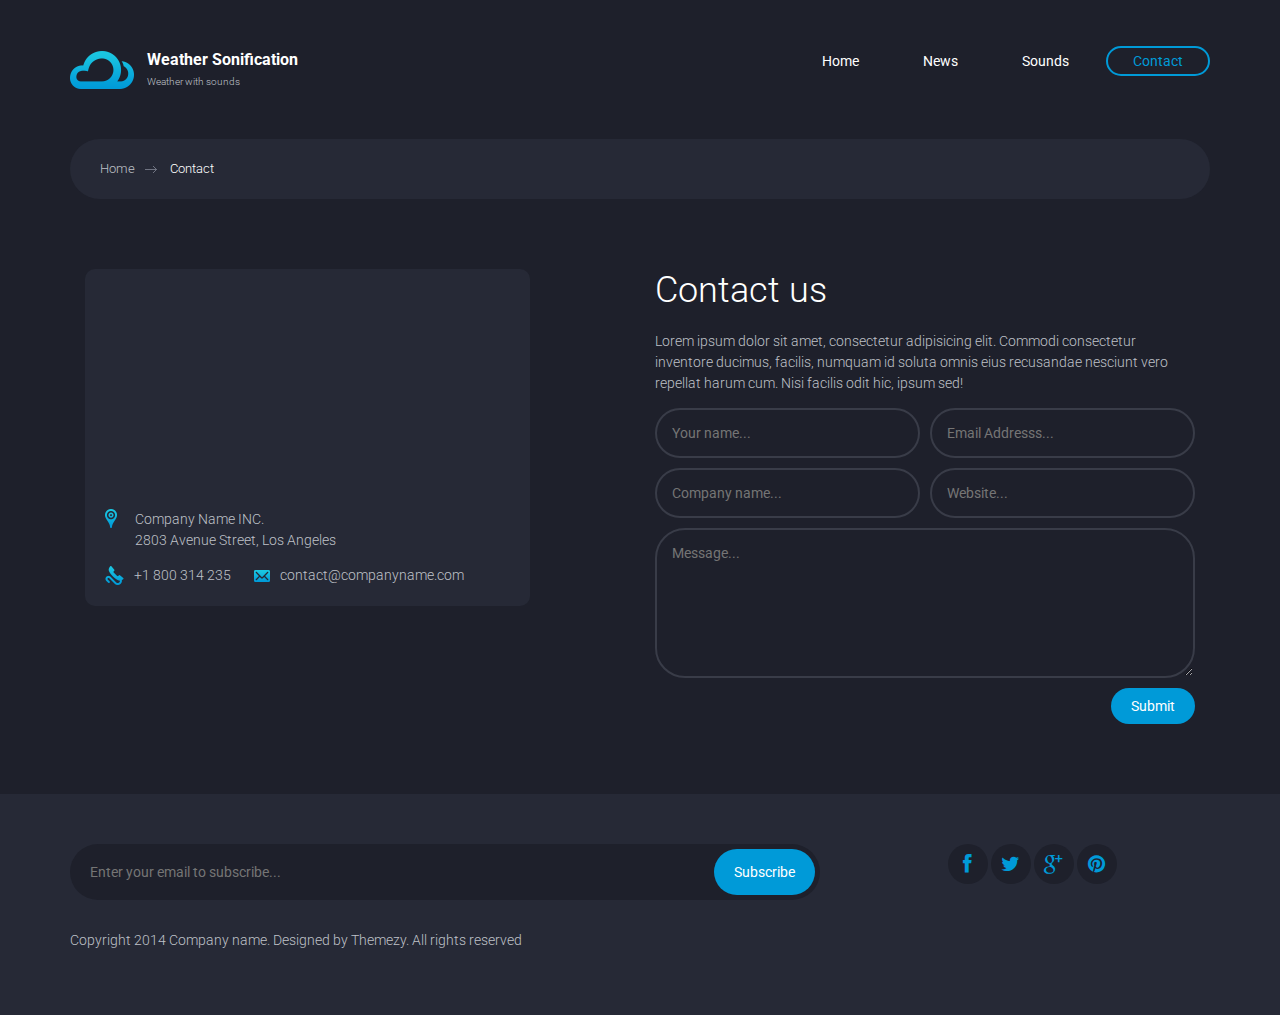
<file: contact.html>
<!DOCTYPE html>
<html lang="en">
	<head>
		<meta charset="UTF-8">
		<meta http-equiv="X-UA-Compatible" content="IE=edge">
		<meta name="viewport" content="width=device-width, initial-scale=1.0,maximum-scale=1">
		
		<title>Compass Starter by Ariona, Rian</title>

		<!-- Loading third party fonts -->
		<link href="http://fonts.googleapis.com/css?family=Roboto:300,400,700|" rel="stylesheet" type="text/css">
		<link href="fonts/font-awesome.min.css" rel="stylesheet" type="text/css">

		<!-- Loading main css file -->
		<link rel="stylesheet" href="style.css">
		
		<!--[if lt IE 9]>
		<script src="js/ie-support/html5.js"></script>
		<script src="js/ie-support/respond.js"></script>
		<![endif]-->

	</head>


	<body>
		
		<div class="site-content">
			<div class="site-header">
				<div class="container">
					<a href="index.html" class="branding">
						<img src="images/logo.png" alt="" class="logo">
						<div class="logo-type">
							<h1 class="site-title">Weather Sonification</h1>
							<small class="site-description">Weather with sounds</small>
						</div>
					</a>

					<!-- Default snippet for navigation -->
					<div class="main-navigation">
						<button type="button" class="menu-toggle"><i class="fa fa-bars"></i></button>
						<ul class="menu">
							<li class="menu-item"><a href="index.html">Home</a></li>
							<li class="menu-item"><a href="news.html">News</a></li>
							<li class="menu-item"><a href="sounds.html">Sounds</a></li>
							<li class="menu-item current-menu-item"><a href="contact.html">Contact</a></li>
						</ul> <!-- .menu -->
					</div> <!-- .main-navigation -->

					<div class="mobile-navigation"></div>

				</div>
			</div> <!-- .site-header -->

			<main class="main-content">
				<div class="container">
					<div class="breadcrumb">
						<a href="index.html">Home</a>
						<span>Contact</span>
					</div>
				</div>

				<div class="fullwidth-block">
					<div class="container">
						<div class="col-md-5">
							<div class="contact-details">
								<div class="map" data-latitude="-6.897789" data-longitude="107.621735"></div>
								<div class="contact-info">
									<address>
										<img src="images/icon-marker.png" alt="">
										<p>Company Name INC. <br>
										2803 Avenue Street, Los Angeles</p>
									</address>
									
									<a href="#"><img src="images/icon-phone.png" alt="">+1 800 314 235</a>
									<a href="#"><img src="images/icon-envelope.png" alt="">contact@companyname.com</a>
								</div>
							</div>
						</div>
						<div class="col-md-6 col-md-offset-1">
							<h2 class="section-title">Contact us</h2>
							<p>Lorem ipsum dolor sit amet, consectetur adipisicing elit. Commodi consectetur inventore ducimus, facilis, numquam id soluta omnis eius recusandae nesciunt vero repellat harum cum. Nisi facilis odit hic, ipsum sed!</p>
							<form action="#" class="contact-form">
								<div class="row">
									<div class="col-md-6"><input type="text" placeholder="Your name..."></div>
									<div class="col-md-6"><input type="text" placeholder="Email Addresss..."></div>
								</div>
								<div class="row">
									<div class="col-md-6"><input type="text" placeholder="Company name..."></div>
									<div class="col-md-6"><input type="text" placeholder="Website..."></div>
								</div>
								<textarea name="" placeholder="Message..."></textarea>
								<div class="text-right">
									<input type="submit" placeholder="Send message">
								</div>
							</form>

						</div>
					</div>
				</div>
				
			</main> <!-- .main-content -->

			<footer class="site-footer">
				<div class="container">
					<div class="row">
						<div class="col-md-8">
							<form action="#" class="subscribe-form">
								<input type="text" placeholder="Enter your email to subscribe...">
								<input type="submit" value="Subscribe">
							</form>
						</div>
						<div class="col-md-3 col-md-offset-1">
							<div class="social-links">
								<a href="#"><i class="fa fa-facebook"></i></a>
								<a href="#"><i class="fa fa-twitter"></i></a>
								<a href="#"><i class="fa fa-google-plus"></i></a>
								<a href="#"><i class="fa fa-pinterest"></i></a>
							</div>
						</div>
					</div>

					<p class="colophon">Copyright 2014 Company name. Designed by Themezy. All rights reserved</p>
				</div>
			</footer> <!-- .site-footer -->
		</div>
		
		<script src="js/jquery-1.11.1.min.js"></script>
		<script type="text/javascript" src="http://maps.google.com/maps/api/js?sensor=false&amp;language=en"></script>
		<script src="js/plugins.js"></script>
		<script src="js/app.js"></script>
		
	</body>

</html>
</file>
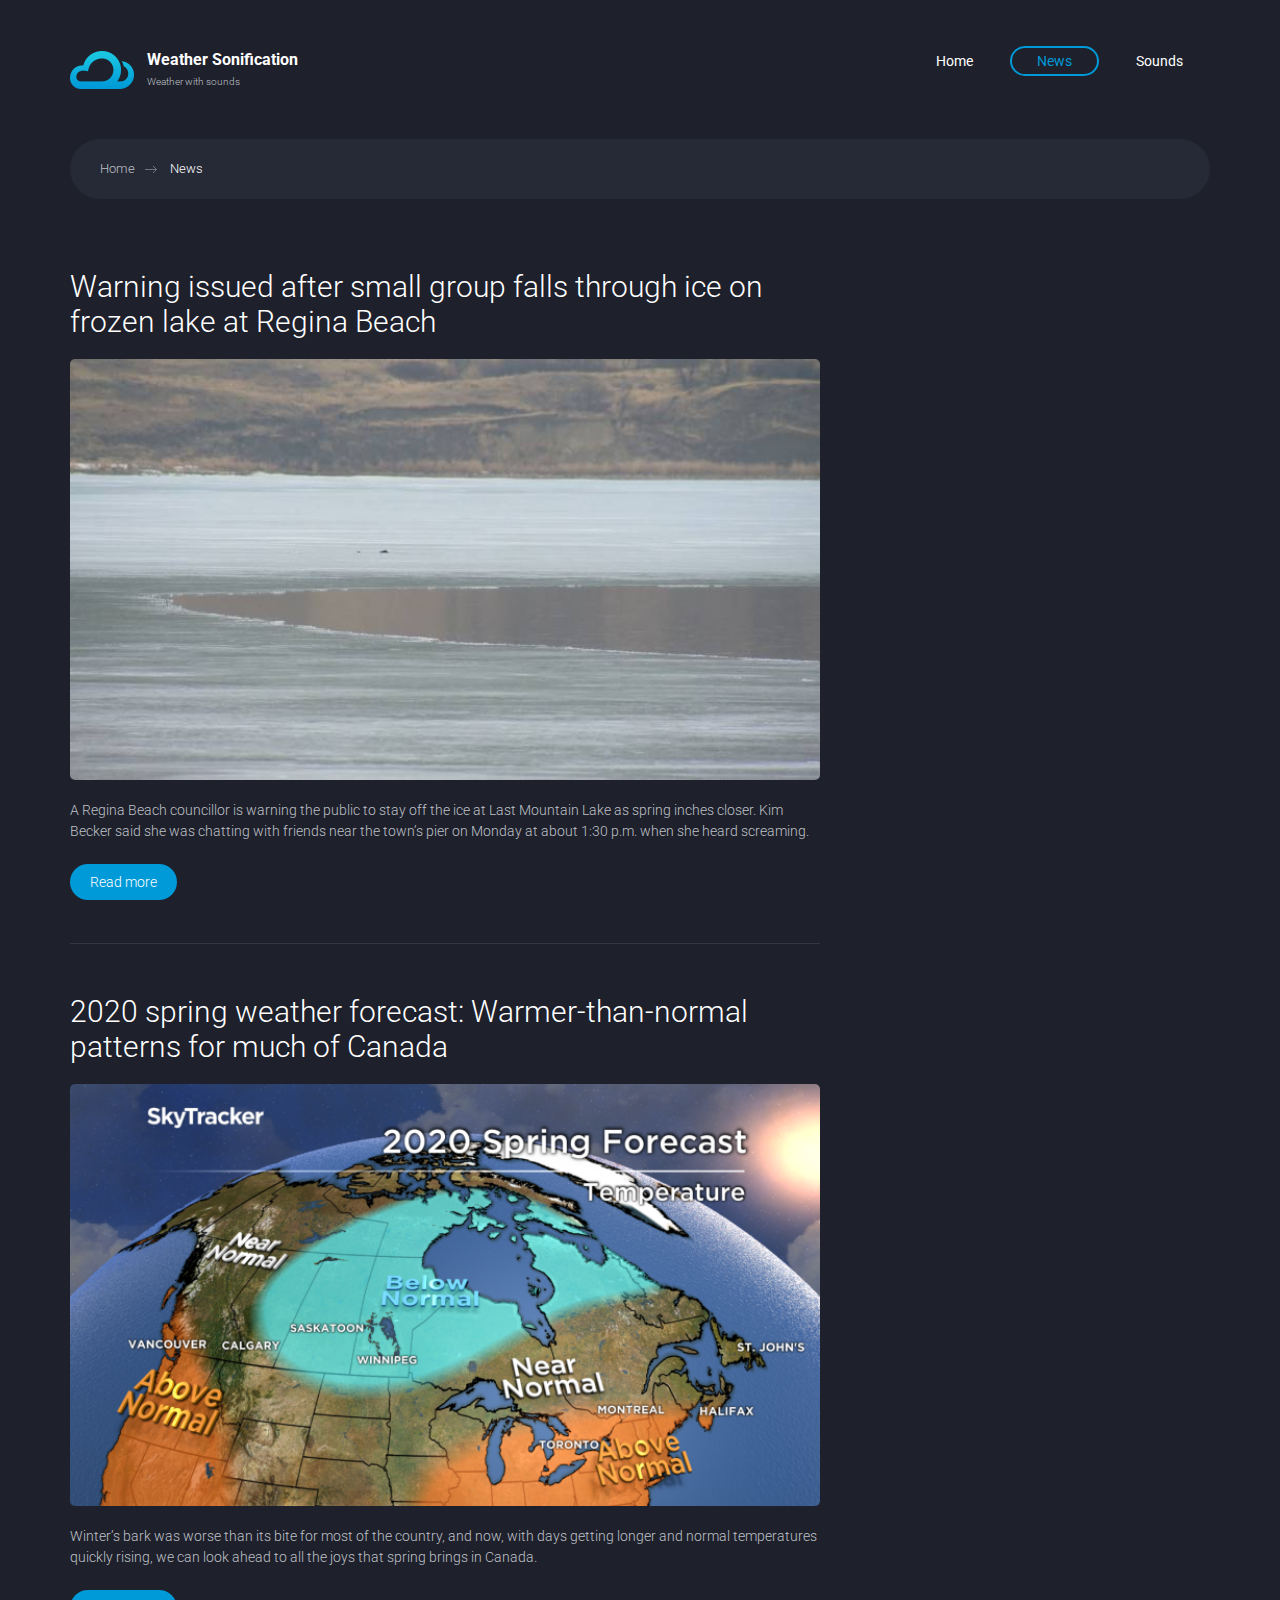
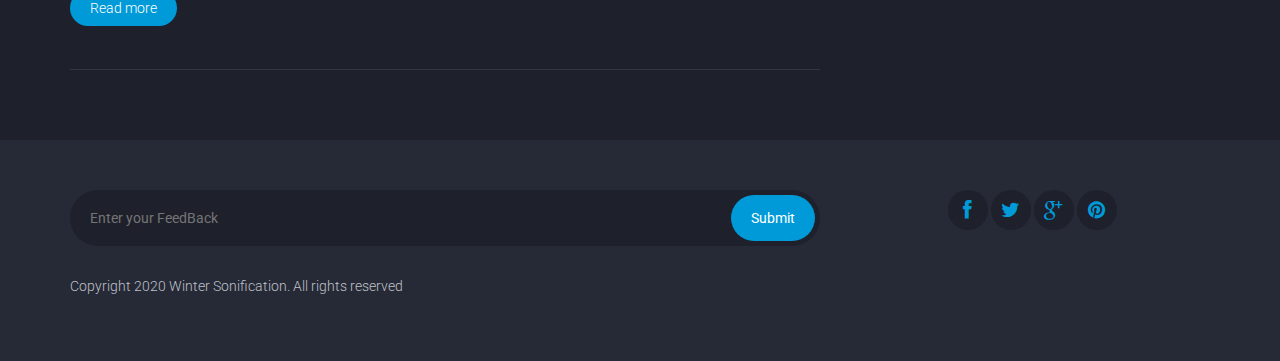
<file: news.html>
<!DOCTYPE html>
<html lang="en">
	<head>
		<meta charset="UTF-8">
		<meta http-equiv="X-UA-Compatible" content="IE=edge">
		<meta name="viewport" content="width=device-width, initial-scale=1.0,maximum-scale=1">
		
		<title>Compass Starter by Ariona, Rian</title>

		<!-- Loading third party fonts -->
		<link href="http://fonts.googleapis.com/css?family=Roboto:300,400,700|" rel="stylesheet" type="text/css">
		<link href="fonts/font-awesome.min.css" rel="stylesheet" type="text/css">

		<!-- Loading main css file -->
		<link rel="stylesheet" href="style.css">
		
		<!--[if lt IE 9]>
		<script src="js/ie-support/html5.js"></script>
		<script src="js/ie-support/respond.js"></script>
		<![endif]-->

	</head>


	<body>
		
		<div class="site-content">
			<div class="site-header">
				<div class="container">
					<a href="index.html" class="branding">
						<img src="images/logo.png" alt="" class="logo">
						<div class="logo-type">
							<h1 class="site-title">Weather Sonification</h1>
							<small class="site-description">Weather with sounds</small>
						</div>
					</a>

					<!-- Default snippet for navigation -->
					<div class="main-navigation">
						<button type="button" class="menu-toggle"><i class="fa fa-bars"></i></button>
						<ul class="menu">
							<li class="menu-item"><a href="index.html">Home</a></li>
							<li class="menu-item current-menu-item"><a href="news.html">News</a></li>
							<li class="menu-item"><a href="sounds.html">Sounds</a></li>
							
						</ul> <!-- .menu -->
					</div> <!-- .main-navigation -->

					<div class="mobile-navigation"></div>

				</div>
			</div> <!-- .site-header -->

			<main class="main-content">
				<div class="container">
					<div class="breadcrumb">
						<a href="index.html">Home</a>
						<span>News</span>
					</div>
				</div>
				

				<div class="fullwidth-block">
					<div class="container">
						<div class="row">
							<div class="content col-md-8">
								<div class="post">
									<h2 class="entry-title">Warning issued after small group falls through ice on frozen lake at Regina Beach</h2>
									<div class="featured-image"><img src="images/news/img3.jpg" alt=""></div>
									<p>
										A Regina Beach councillor is warning the public to stay off the ice at Last Mountain Lake as spring inches closer.

										Kim Becker said she was chatting with friends near the town’s pier on Monday at about 1:30 p.m. when she heard screaming.
									</p>
									<a href="single.html" class="button">Read more</a>
								</div>

								<div class="post">
									<h2 class="entry-title">2020 spring weather forecast: Warmer-than-normal patterns for much of Canada</h2>
									<div class="featured-image"><img src="images/news/img2.png" alt=""></div>
									<p>

										Winter’s bark was worse than its bite for most of the country,
										and now, with days getting longer and normal temperatures 
										quickly rising, we can look ahead to all the joys that spring 
										brings in Canada.



									</p>
									<a href="single1.html" class="button">Read more</a>
								</div>

							</div>
						
						</div>
					</div>
				</div>
			</main> <!-- .main-content -->

			<footer class="site-footer">
				<div class="container">
					<div class="row">
						<div class="col-md-8">
							<form action="#" class="subscribe-form">
								<input type="text" placeholder="Enter your FeedBack">
								<input type="submit" value="Submit">
							</form>
						</div>
						<div class="col-md-3 col-md-offset-1">
							<div class="social-links">
								<a href="#"><i class="fa fa-facebook"></i></a>
								<a href="#"><i class="fa fa-twitter"></i></a>
								<a href="#"><i class="fa fa-google-plus"></i></a>
								<a href="#"><i class="fa fa-pinterest"></i></a>
							</div>
						</div>
					</div>

					<p class="colophon">Copyright 2020 Winter Sonification. All rights reserved</p>
				</div>
			</footer> <!-- .site-footer -->
		</div>
		
		<script src="js/jquery-1.11.1.min.js"></script>
		<script src="js/plugins.js"></script>
		<script src="js/app.js"></script>
		
	</body>

</html>
</file>
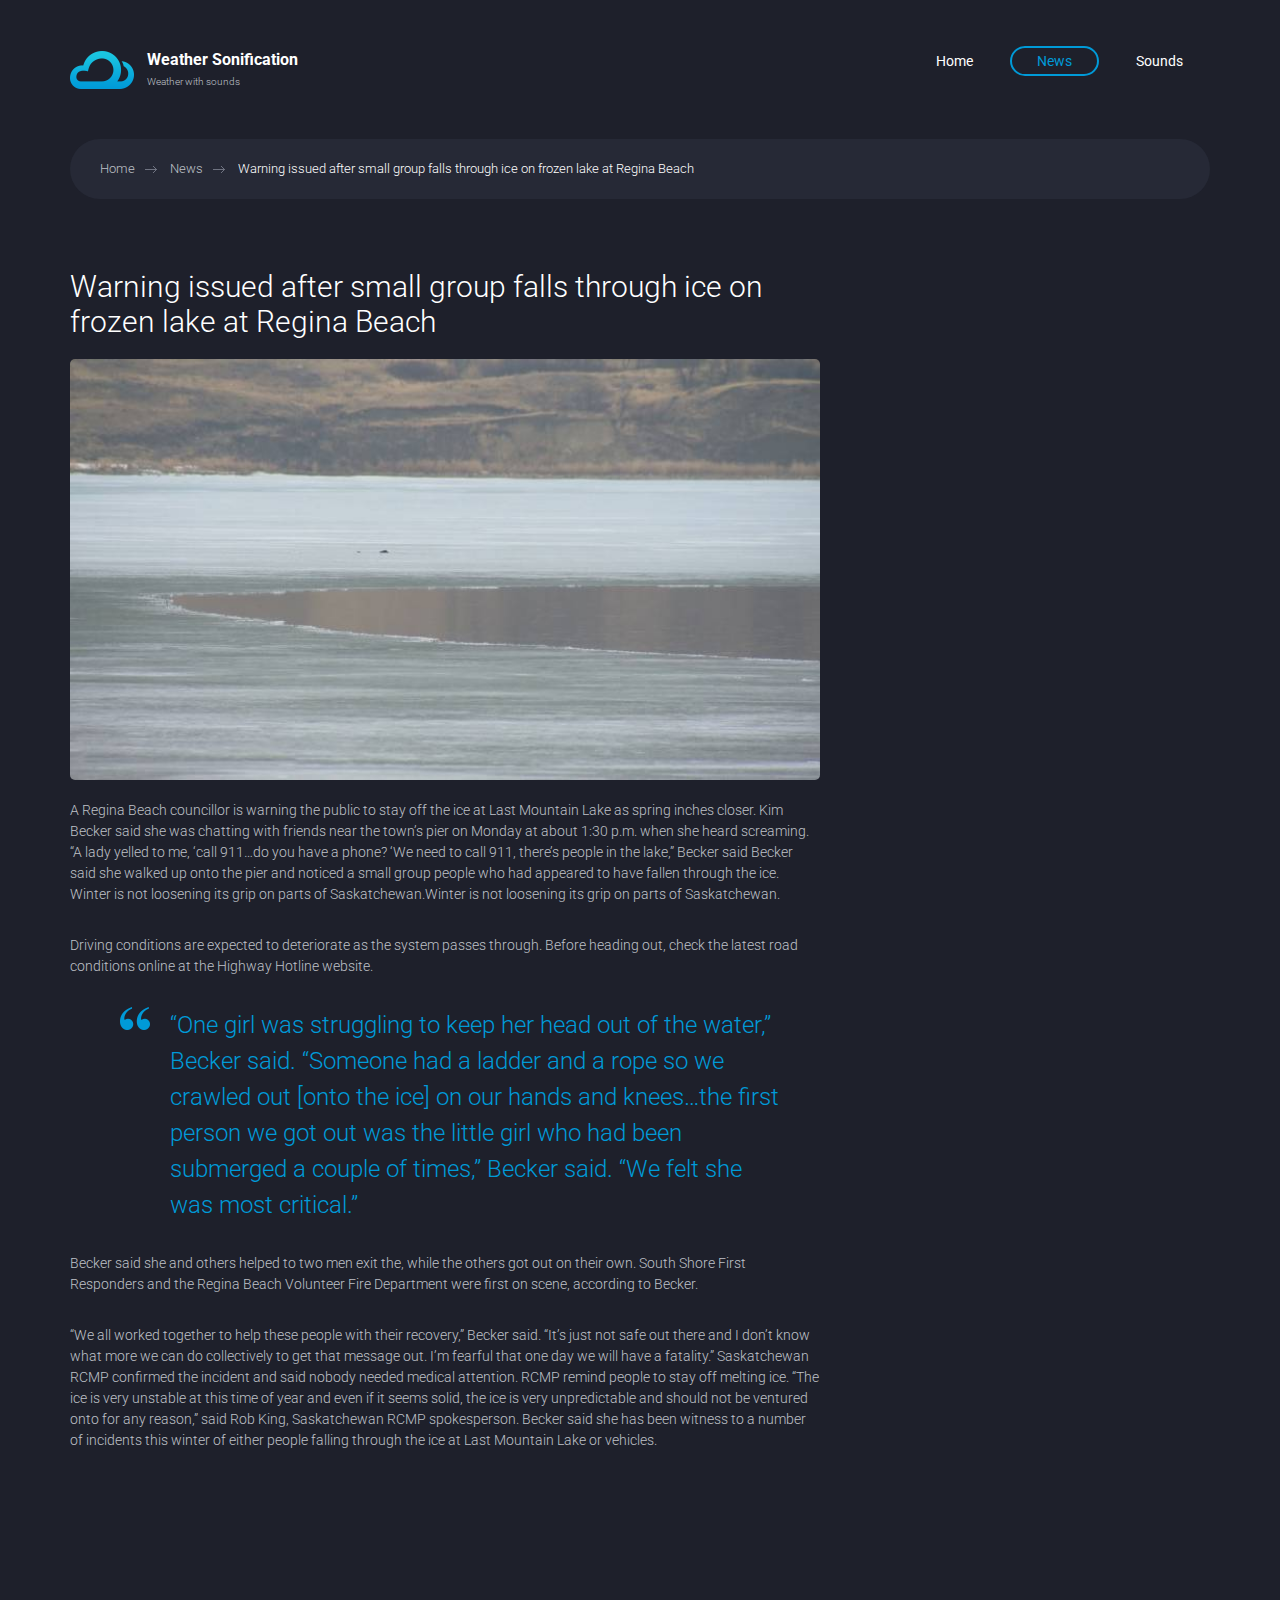
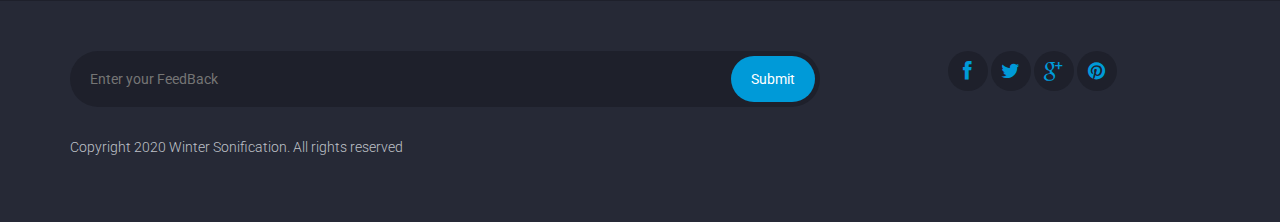
<file: single.html>
<!DOCTYPE html>
<html lang="en">
	<head>
		<meta charset="UTF-8">
		<meta http-equiv="X-UA-Compatible" content="IE=edge">
		<meta name="viewport" content="width=device-width, initial-scale=1.0,maximum-scale=1">
		
		<title>Compass Starter by Ariona, Rian</title>

		<!-- Loading third party fonts -->
		<link href="http://fonts.googleapis.com/css?family=Roboto:300,400,700|" rel="stylesheet" type="text/css">
		<link href="fonts/font-awesome.min.css" rel="stylesheet" type="text/css">

		<!-- Loading main css file -->
		<link rel="stylesheet" href="style.css">
		
		<!--[if lt IE 9]>
		<script src="js/ie-support/html5.js"></script>
		<script src="js/ie-support/respond.js"></script>
		<![endif]-->

	</head>


	<body>
		
		<div class="site-content">
			<div class="site-header">
				<div class="container">
					<a href="index.html" class="branding">
						<img src="images/logo.png" alt="" class="logo">
						<div class="logo-type">
							<h1 class="site-title">Weather Sonification</h1>
							<small class="site-description">Weather with sounds</small>
						</div>
					</a>

					<!-- Default snippet for navigation -->
					<div class="main-navigation">
						<button type="button" class="menu-toggle"><i class="fa fa-bars"></i></button>
						<ul class="menu">
							<li class="menu-item"><a href="index.html">Home</a></li>
							<li class="menu-item current-menu-item"><a href="news.html">News</a></li>
							<li class="menu-item"><a href="sounds.html">Sounds</a></li>
							
						</ul> <!-- .menu -->
					</div> <!-- .main-navigation -->

					<div class="mobile-navigation"></div>

				</div>
			</div> <!-- .site-header -->

			<main class="main-content">
				<div class="container">
					<div class="breadcrumb">
						<a href="index.html">Home</a>
						<a href="news.html">News</a>
						<span>Warning issued after small group falls through ice on frozen lake at Regina Beach</span>
					</div>
				</div>
				

				<div class="fullwidth-block">
					<div class="container">
						<div class="row">
							<div class="content col-md-8">
								<div class="post single">
									<h2 class="entry-title">Warning issued after small group falls through ice on frozen lake at Regina Beach</h2>
									<div class="featured-image"><img src="images/news/img3.jpg" alt=""></div>
									
									<div class="entry-content">
										<p>A Regina Beach councillor is warning the public to stay off the ice at Last Mountain Lake as spring inches closer.

											Kim Becker said she was chatting with friends near the town’s pier on Monday at about 1:30 p.m. when she heard screaming.
											
											“A lady yelled to me, ‘call 911…do you have a phone? ‘We need to call 911, there’s people in the lake,” Becker said
											Becker said she walked up onto the pier and noticed a small group people who had appeared to have fallen through the ice.
											Winter is not loosening its grip on parts of Saskatchewan.Winter is not
											loosening its grip on parts of Saskatchewan.</p>

										<p>
											Driving conditions are expected to deteriorate as the system passes through.
											 Before heading out, check the latest road conditions online at 
											 the Highway Hotline website.

										</p>

										<blockquote>
											<p>“One girl was struggling to keep her head out of the water,” Becker said. 
											“Someone had a ladder and a rope so we crawled out [onto the ice] on our hands 
											and knees…the first person we got out was the little girl who had been 
											submerged a couple of times,” Becker said. “We felt she was most critical.”

											</p>
										</blockquote>

										<p>
											Becker said she and others helped to two men exit the, while the others got out on their own.

											South Shore First Responders and the Regina Beach Volunteer Fire Department were first on scene, according to Becker.


										</p>

										“We all worked together to help these people with their recovery,” Becker said.

										“It’s just not safe out there and I don’t know what more we can do collectively to get that message out. I’m fearful that one day we will have a fatality.”

										Saskatchewan RCMP confirmed the incident and said nobody needed medical attention.

										RCMP remind people to stay off melting ice.

										“The ice is very unstable at this time of year and even if it seems solid, the ice is very unpredictable and should not be ventured onto for any reason,” said Rob King, Saskatchewan RCMP spokesperson.

										Becker said she has been witness to a number of incidents this winter of either people falling through the ice at Last Mountain Lake or vehicles.

										<p>
											

										</p>
									</div>

								</div>

							</div>
							
						</div>
					</div>
				</div>
			</main> <!-- .main-content -->

			<footer class="site-footer">
				<div class="container">
					<div class="row">
						<div class="col-md-8">
							<form action="#" class="subscribe-form">
								<input type="text" placeholder="Enter your FeedBack">
								<input type="submit" value="Submit">
							</form>
						</div>
						<div class="col-md-3 col-md-offset-1">
							<div class="social-links">
								<a href="#"><i class="fa fa-facebook"></i></a>
								<a href="#"><i class="fa fa-twitter"></i></a>
								<a href="#"><i class="fa fa-google-plus"></i></a>
								<a href="#"><i class="fa fa-pinterest"></i></a>
							</div>
						</div>
					</div>

					<p class="colophon">Copyright 2020 Winter Sonification. All rights reserved</p>
				</div>
			</footer> <!-- .site-footer -->
		</div>
		
		<script src="js/jquery-1.11.1.min.js"></script>
		<script src="js/plugins.js"></script>
		<script src="js/app.js"></script>
		
	</body>

</html>
</file>
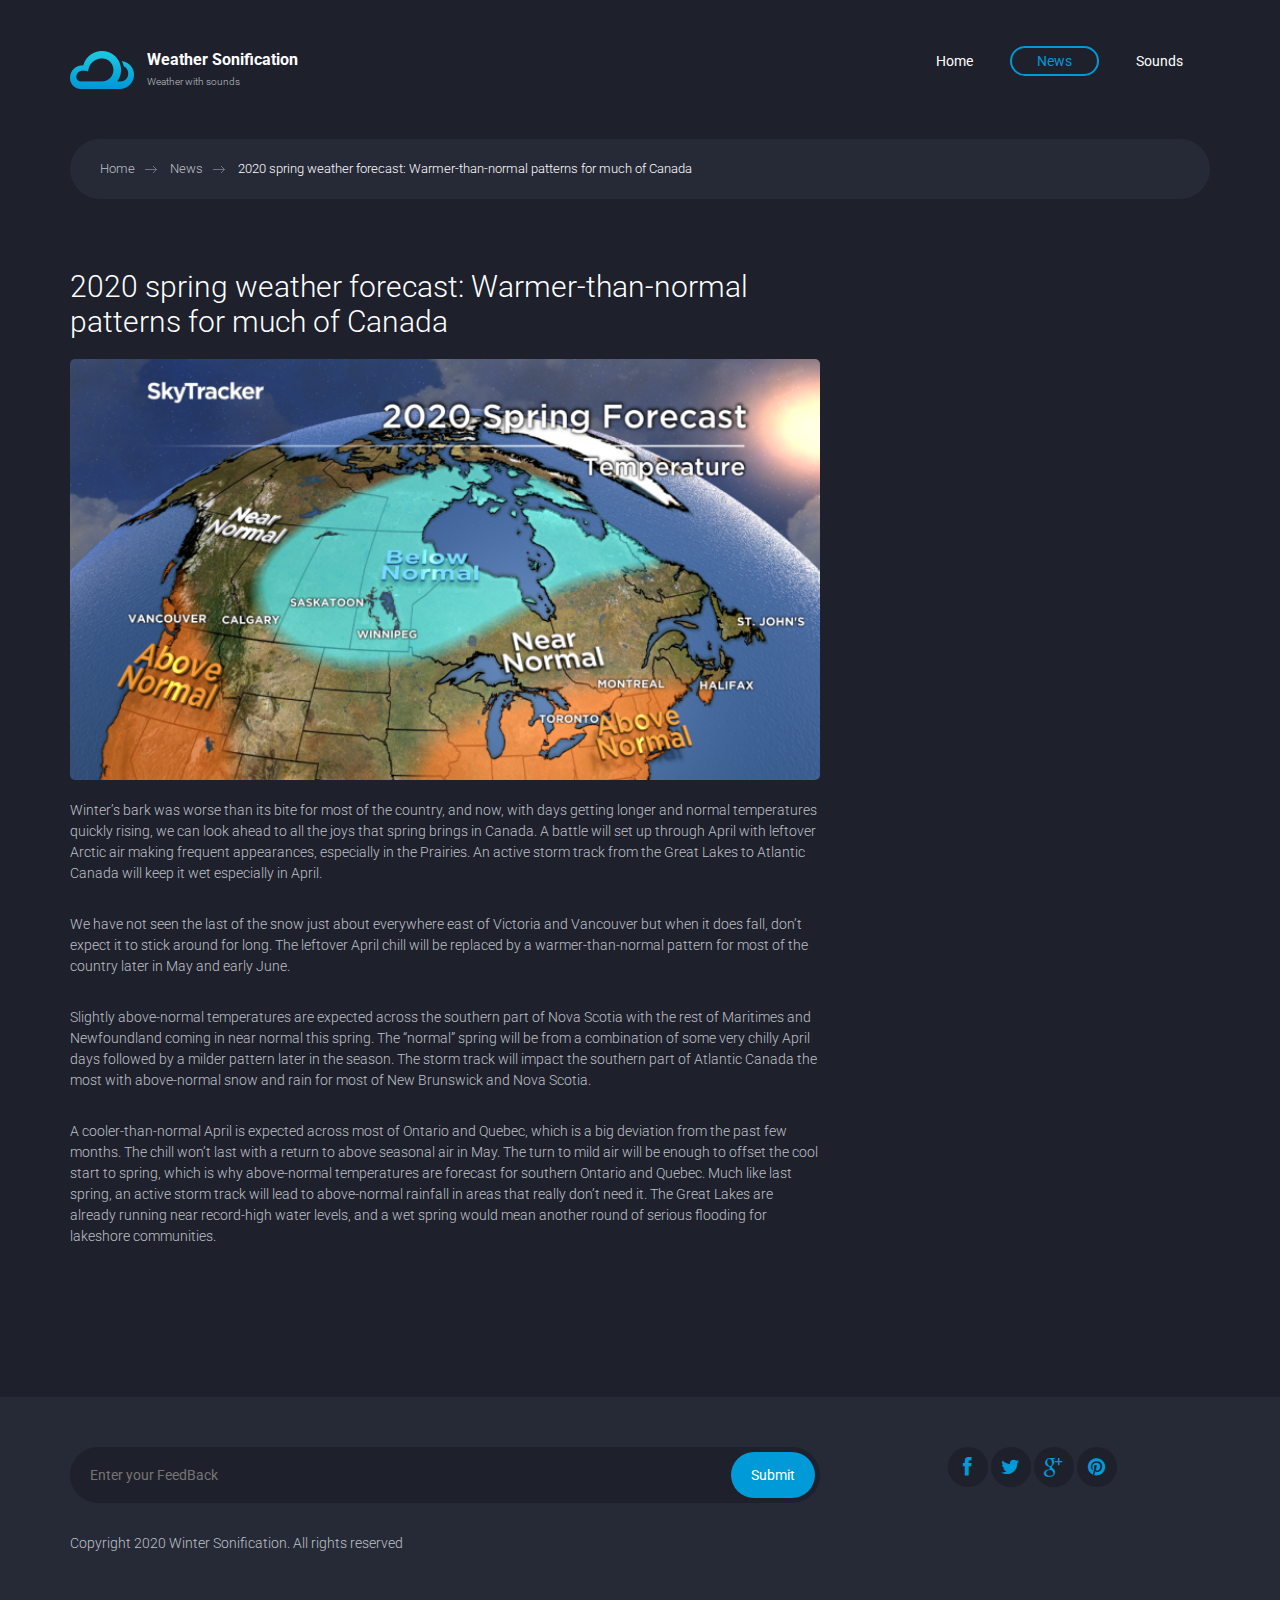
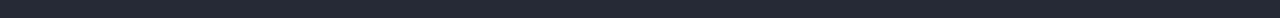
<file: single1.html>
<!DOCTYPE html>
<html lang="en">
	<head>
		<meta charset="UTF-8">
		<meta http-equiv="X-UA-Compatible" content="IE=edge">
		<meta name="viewport" content="width=device-width, initial-scale=1.0,maximum-scale=1">
		
		<title>Compass Starter by Ariona, Rian</title>

		<!-- Loading third party fonts -->
		<link href="http://fonts.googleapis.com/css?family=Roboto:300,400,700|" rel="stylesheet" type="text/css">
		<link href="fonts/font-awesome.min.css" rel="stylesheet" type="text/css">

		<!-- Loading main css file -->
		<link rel="stylesheet" href="style.css">
		
		<!--[if lt IE 9]>
		<script src="js/ie-support/html5.js"></script>
		<script src="js/ie-support/respond.js"></script>
		<![endif]-->

	</head>


	<body>
		
		<div class="site-content">
			<div class="site-header">
				<div class="container">
					<a href="index.html" class="branding">
						<img src="images/logo.png" alt="" class="logo">
						<div class="logo-type">
							<h1 class="site-title">Weather Sonification</h1>
							<small class="site-description">Weather with sounds</small>
						</div>
					</a>

					<!-- Default snippet for navigation -->
					<div class="main-navigation">
						<button type="button" class="menu-toggle"><i class="fa fa-bars"></i></button>
						<ul class="menu">
							<li class="menu-item"><a href="index.html">Home</a></li>
							<li class="menu-item current-menu-item"><a href="news.html">News</a></li>
							<li class="menu-item"><a href="sounds.html">Sounds</a></li>
							
						</ul> <!-- .menu -->
					</div> <!-- .main-navigation -->

					<div class="mobile-navigation"></div>

				</div>
			</div> <!-- .site-header -->

			<main class="main-content">
				<div class="container">
					<div class="breadcrumb">
						<a href="index.html">Home</a>
						<a href="news.html">News</a>
						<span>2020 spring weather forecast: Warmer-than-normal patterns for much of Canada</span>
					</div>
				</div>
				

				<div class="fullwidth-block">
					<div class="container">
						<div class="row">
							<div class="content col-md-8">
								<div class="post single">
									<h2 class="entry-title">2020 spring weather forecast: Warmer-than-normal patterns for much of Canada</h2>
									<div class="featured-image"><img src="images/news/img2.png" alt=""></div>
									
									<div class="entry-content">
										<p>
											Winter’s bark was worse than its bite for most of the country, and now, with days getting longer and normal temperatures quickly rising, we can look ahead to all the joys that spring brings in Canada.

											A battle will set up through April with leftover Arctic air making frequent appearances, especially in the Prairies. An active storm track from the Great Lakes to Atlantic Canada will keep it wet especially in April.

										<p>
											We have not seen the last of the snow just about everywhere east of Victoria and Vancouver but when it does fall, don’t expect it to stick around for long.

											The leftover April chill will be replaced by a warmer-than-normal pattern for most of the country later in May and early June.
										</p>


										<p>
											Slightly above-normal temperatures are expected across the southern part of Nova Scotia with the rest of Maritimes and Newfoundland coming in near normal this spring.

											The “normal” spring will be from a combination of some very chilly April days followed by a milder pattern later in the season.

											The storm track will impact the southern part of Atlantic Canada the most with above-normal snow and rain for most of New Brunswick and Nova Scotia.

										</p>

										
										<p>
											A cooler-than-normal April is expected across most of Ontario and Quebec, which is a big deviation from the past few months.

											The chill won’t last with a return to above seasonal air in May. The turn to mild air will be enough to offset the cool start to spring, which is why above-normal temperatures are forecast for southern Ontario and Quebec.

Much like last spring, an active storm track will lead to above-normal rainfall in areas that really don’t need it.

The Great Lakes are already running near record-high water levels, and a wet spring would mean another round of serious flooding for lakeshore communities.

										</p>
									</div>

								</div>

							</div>
							
						</div>
					</div>
				</div>
			</main> <!-- .main-content -->

			<footer class="site-footer">
				<div class="container">
					<div class="row">
						<div class="col-md-8">
							<form action="#" class="subscribe-form">
								<input type="text" placeholder="Enter your FeedBack">
								<input type="submit" value="Submit">
							</form>
						</div>
						<div class="col-md-3 col-md-offset-1">
							<div class="social-links">
								<a href="#"><i class="fa fa-facebook"></i></a>
								<a href="#"><i class="fa fa-twitter"></i></a>
								<a href="#"><i class="fa fa-google-plus"></i></a>
								<a href="#"><i class="fa fa-pinterest"></i></a>
							</div>
						</div>
					</div>

					<p class="colophon">Copyright 2020 Winter Sonification. All rights reserved</p>
				</div>
			</footer> <!-- .site-footer -->
		</div>
		
		<script src="js/jquery-1.11.1.min.js"></script>
		<script src="js/plugins.js"></script>
		<script src="js/app.js"></script>
		
	</body>

</html>
</file>
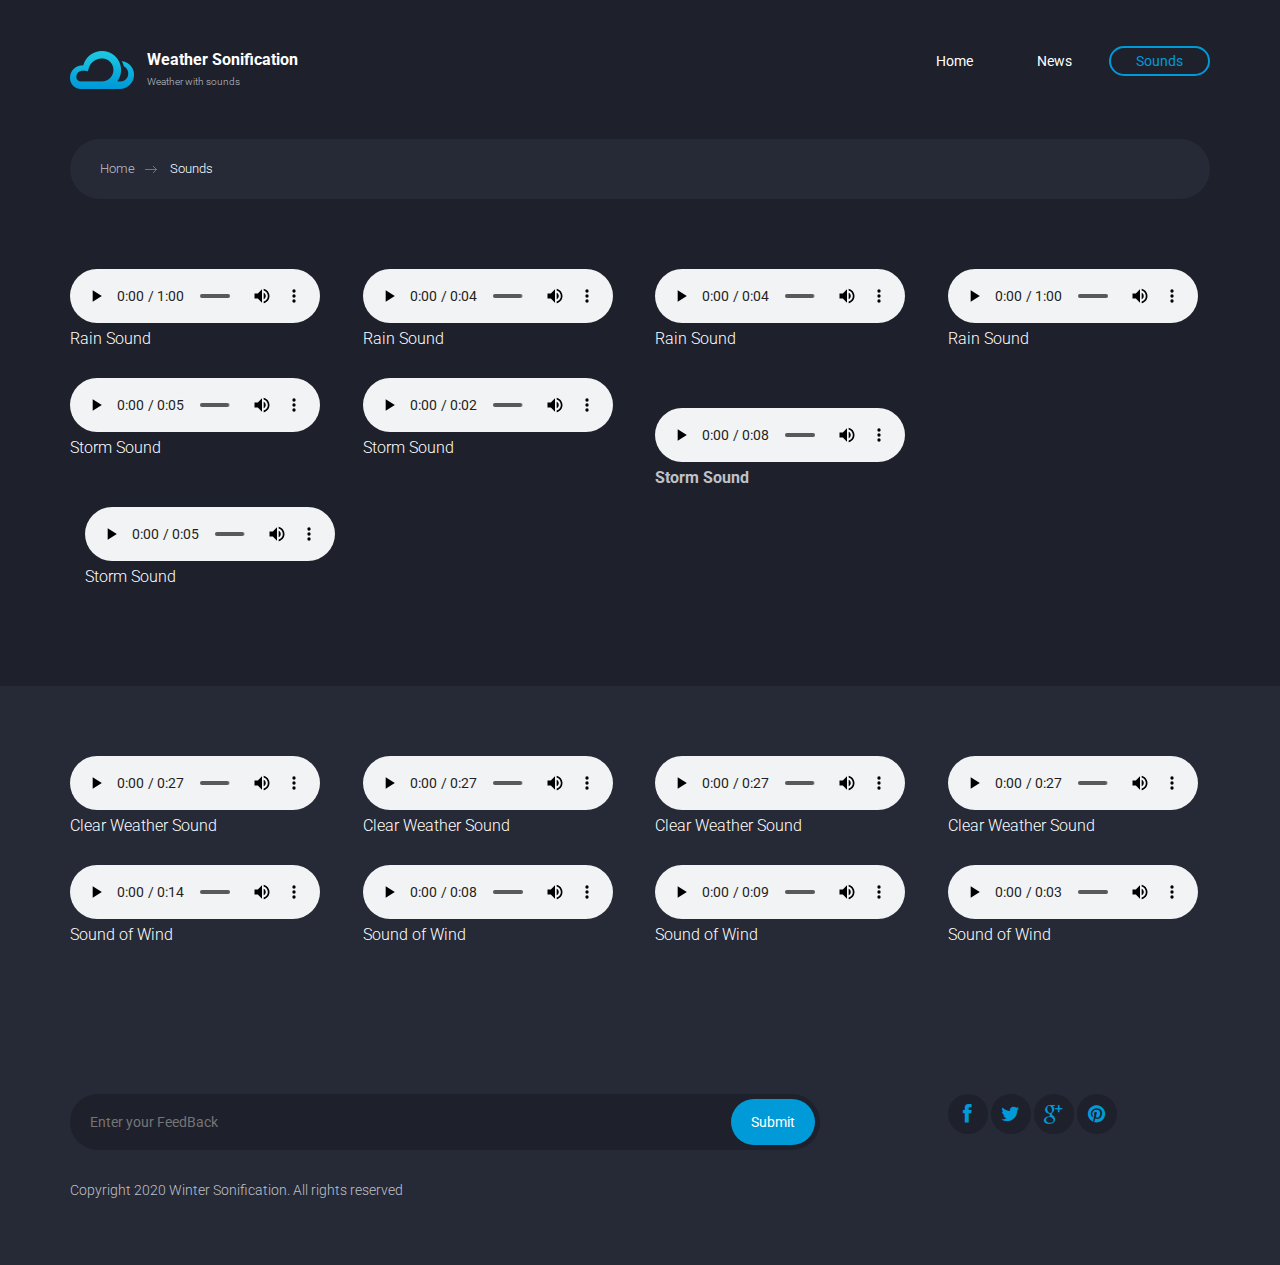
<file: sounds.html>
<!DOCTYPE html>
<html lang="en">
	<head>
		<meta charset="UTF-8">
		<meta http-equiv="X-UA-Compatible" content="IE=edge">
		<meta name="viewport" content="width=device-width, initial-scale=1.0,maximum-scale=1">
		
		<title>Compass Starter by Ariona, Rian</title>

		<!-- Loading third party fonts -->
		<link href="http://fonts.googleapis.com/css?family=Roboto:300,400,700|" rel="stylesheet" type="text/css">
		<link href="fonts/font-awesome.min.css" rel="stylesheet" type="text/css">

		<!-- Loading main css file -->
		<link rel="stylesheet" href="style.css">
		
		<!--[if lt IE 9]>
		<script src="js/ie-support/html5.js"></script>
		<script src="js/ie-support/respond.js"></script>
		<![endif]-->

	</head>


	<body>
		
		<div class="site-content">
			<div class="site-header">
				<div class="container">
					<a href="index.html" class="branding">
						<img src="images/logo.png" alt="" class="logo">
						<div class="logo-type">
							<h1 class="site-title">Weather Sonification</h1>
							<small class="site-description">Weather with sounds</small>
						</div>
					</a>

					<!-- Default snippet for navigation -->
					<div class="main-navigation">
						<button type="button" class="menu-toggle"><i class="fa fa-bars"></i></button>
						<ul class="menu">
							<li class="menu-item"><a href="index.html">Home</a></li>
							<li class="menu-item"><a href="news.html">News</a></li>
							<li class="menu-item current-menu-item"><a href="sounds.html">Sounds</a></li>
							
						</ul> <!-- .menu -->
					</div> <!-- .main-navigation -->

					<div class="mobile-navigation"></div>

				</div>
			</div> <!-- .site-header -->

			<main class="main-content">
				<div class="container">
					<div class="breadcrumb">
						<a href="index.html">Home</a>
						<span>Sounds</span>
					</div>
				</div>

				<div class="fullwidth-block">
					<div class="container">
						
						<div class="row">
							<div class="col-md-3 col-sm-6">
								<div class="live-camera">

									<audio controls autoplay preload="" style="width: 250px;">
										
										<source src="audio/Rain.mp3" type="audio/mpeg">
									
									</audio>
									<h3 class="location">Rain Sound</h3>
									
								</div>
							</div>
							<div class="col-md-3 col-sm-6">
								<div class="live-camera">
									<audio controls autoplay preload="" style="width: 250px;">
										
										<source src="audio/rain1.mp3" type="audio/mpeg">
									
									</audio>
									<h3 class="location">Rain Sound</h3>
									
								</div>
							</div>
							<div class="col-md-3 col-sm-6">
								<div class="live-camera">
									
										<audio controls autoplay preload="" style="width: 250px;">
										
											<source src="audio/rain2.mp3" type="audio/mpeg">
										
										</audio>
									
									
									
									<h3 class="location">Rain Sound</h3>
									
								</div>
							</div>
							<div class="col-md-3 col-sm-6">
								<div class="live-camera">
									<audio controls autoplay preload="" style="width: 250px;">
										
										<source src="audio/Rain.mp3" type="audio/mpeg">
									
									</audio>
							

									<h3 class="location">Rain Sound</h3>
								
								</div>
							</div>
							<div class="col-md-3 col-sm-6">
								<div class="live-camera">
									<audio controls autoplay preload="" style="width: 250px;">
										
										<source src="audio/Storm.mp3" type="audio/mpeg">
									
									</audio>
							

									<h3 class="location">Storm Sound</h3>
								
								</div>
							</div>

							<div class="col-md-3 col-sm-6">
								<div class="live-camera">
									<audio controls autoplay preload="" style="width: 250px;">
										
										<source src="audio/storm1.mp3" type="audio/mpeg">
									
									</audio>
							

									<h3 class="location">Storm Sound</h3>
								
								</div>
							</div>
							<div class="col-md-3 col-sm-6">
								<div class="live-camera"></div>
									<audio controls autoplay preload="" style="width: 250px;">
										
										<source src="audio/storm2.mp3" type="audio/mpeg">
									
									</audio>
							

									<h3 class="location">Storm Sound</h3>
								
								</div>
							</div>

							<div class="col-md-3 col-sm-6">
								<div class="live-camera">
									<audio controls autoplay preload="" style="width: 250px;">
										
										<source src="audio/Storm.mp3" type="audio/mpeg">
									
									</audio>
							

									<h3 class="location">Storm Sound</h3>
								
								</div>
							</div>

							

							
							
							

						</div>
					
					</div>
					<div class="fullwidth-block" data-bg-color="#262936">
						<div class="container">
							<div class="row">
							
								<div class="col-md-3 col-sm-6">
									<div class="live-camera">
										<audio controls autoplay preload="auto" style="width: 250px;">
											
											<source src="audio/Sunny.mp3" type="audio/mpeg">
										
										</audio>
								
	
										<h3 class="location">Clear Weather Sound</h3>
									
									</div>
								</div>
								<div class="col-md-3 col-sm-6">
									<div class="live-camera">
										<audio controls autoplay preload="auto" style="width: 250px;">
											
											<source src="audio/Sunny.mp3" type="audio/mpeg">
										
										</audio>
								
	
										<h3 class="location">Clear Weather Sound</h3>
									
									</div>
								</div>
								<div class="col-md-3 col-sm-6">
									<div class="live-camera">
										<audio controls autoplay preload="auto" style="width: 250px;">
											
											<source src="audio/Sunny.mp3" type="audio/mpeg">
										
										</audio>
								
	
										<h3 class="location">Clear Weather Sound</h3>
									
									</div>
								</div>

								<div class="col-md-3 col-sm-6">
									<div class="live-camera">
										<audio controls autoplay preload="auto" style="width: 250px;">
											
											<source src="audio/Sunny.mp3" type="audio/mpeg">
										
										</audio>
								
	
										<h3 class="location">Clear Weather Sound</h3>
									
									</div>
								</div>
								<div class="col-md-3 col-sm-6">
									<div class="live-camera">
										<audio controls autoplay preload="auto" style="width: 250px;">
											
											<source src="audio/Wind.wav" type="audio/mpeg">
										
										</audio>
								
	
										<h3 class="location">Sound of Wind</h3>
									
									</div>
								</div>
								<div class="col-md-3 col-sm-6">
									<div class="live-camera">
										<audio controls autoplay preload="auto" style="width: 250px;">
											
											<source src="audio/wind1.mp3" type="audio/mpeg">
										
										</audio>
								
	
										<h3 class="location">Sound of Wind</h3>
									
									</div>
								</div>
	
								<div class="col-md-3 col-sm-6">
									<div class="live-camera">
										<audio controls autoplay preload="auto" style="width: 250px;">
											
											<source src="audio/wind2.mp3" type="audio/mpeg">
										
										</audio>
								
	
										<h3 class="location">Sound of Wind</h3>
									
									</div>
								</div>
	
								<div class="col-md-3 col-sm-6">
									<div class="live-camera">
										<audio controls autoplay preload="auto" style="width: 250px;">
											
											<source src="audio/wind3.mp3" type="audio/mpeg">
										
										</audio>
								
	
										<h3 class="location">Sound of Wind</h3>
									
									</div>
								</div>






							</div>
						</div>
					</div>





				</div>
				
			</main> <!-- .main-content -->

			<footer class="site-footer">
				<div class="container">
					<div class="row">
						<div class="col-md-8">
							<form action="#" class="subscribe-form">
								<input type="text" placeholder="Enter your FeedBack">
								<input type="submit" value="Submit" onclick="successFunction()">
							</form>
						</div>
						<div class="col-md-3 col-md-offset-1">
							<div class="social-links">
								<a href="#"><i class="fa fa-facebook"></i></a>
								<a href="#"><i class="fa fa-twitter"></i></a>
								<a href="#"><i class="fa fa-google-plus"></i></a>
								<a href="#"><i class="fa fa-pinterest"></i></a>
							</div>
						</div>
					</div>

					<p class="colophon">Copyright 2020 Winter Sonification. All rights reserved</p>
				</div>
			</footer> <!-- .site-footer -->
		</div>
		
		<script src="js/jquery-1.11.1.min.js"></script>
		<script src="js/plugins.js"></script>
		<script src="js/app.js"></script>
		<script>

			function successFunction(){

				alert("Thank you for your FeedBack");


			}


		</script>
		
	</body>

</html>
</file>
<file: style.css>
/*!
 * Project_Name: Weather
 * Author: Themezy
 * Email: contact[at]themezy.com
 * Url: http://www.themezy.com
 */
/*=========================================== 
 * Importing CSS Libraries
 *===========================================*/
article,
aside,
details,
figcaption,
figure,
footer,
header,
hgroup,
nav,
section,
summary {
  display: block; }

audio,
canvas,
video {
  display: inline-block; }

audio:not([controls]) {
  display: none;
  height: 0; }

[hidden], template {
  display: none; }

html {
  background: #fff;
  color: #000;
  -webkit-text-size-adjust: 100%;
  -ms-text-size-adjust: 100%; }

html,
button,
input,
select,
textarea {
  font-family: sans-serif; }

body {
  margin: 0; }

a {
  background: transparent; }
  a:focus {
    outline: thin dotted; }
  a:hover, a:active {
    outline: 0; }

h1 {
  font-size: 2em;
  margin: 0.67em 0; }

h2 {
  font-size: 1.5em;
  margin: 0.83em 0; }

h3 {
  font-size: 1.17em;
  margin: 1em 0; }

h4 {
  font-size: 1em;
  margin: 1.33em 0; }

h5 {
  font-size: 0.83em;
  margin: 1.67em 0; }

h6 {
  font-size: 0.75em;
  margin: 2.33em 0; }

abbr[title] {
  border-bottom: 1px dotted; }

b,
strong {
  font-weight: bold; }

dfn {
  font-style: italic; }

mark {
  background: #ff0;
  color: #000; }

code,
kbd,
pre,
samp {
  font-family: monospace, serif;
  font-size: 1em; }

pre {
  white-space: pre;
  white-space: pre-wrap;
  word-wrap: break-word; }

q {
  quotes: "\201C" "\201D" "\2018" "\2019"; }

q:before,
q:after {
  content: '';
  content: none; }

small {
  font-size: 80%; }

sub,
sup {
  font-size: 75%;
  line-height: 0;
  position: relative;
  vertical-align: baseline; }

sup {
  top: -0.5em; }

sub {
  bottom: -0.25em; }

img {
  border: 0; }

svg:not(:root) {
  overflow: hidden; }

figure {
  margin: 0; }

fieldset {
  border: 1px solid #c0c0c0;
  margin: 0 2px;
  padding: 0.35em 0.625em 0.75em; }

legend {
  border: 0;
  padding: 0;
  white-space: normal; }

button,
input,
select,
textarea {
  font-family: inherit;
  font-size: 100%;
  margin: 0;
  vertical-align: baseline; }

button,
input {
  line-height: normal; }

button,
select {
  text-transform: none; }

button,
html input[type="button"],
input[type="reset"],
input[type="submit"] {
  -webkit-appearance: button;
  cursor: pointer; }

button[disabled],
input[disabled] {
  cursor: default; }

input[type="checkbox"],
input[type="radio"] {
  box-sizing: border-box;
  padding: 0; }

input[type="search"] {
  -webkit-appearance: textfield;
  box-sizing: content-box; }

input[type="search"]::-webkit-search-cancel-button,
input[type="search"]::-webkit-search-decoration {
  -webkit-appearance: none; }

button::-moz-focus-inner, input::-moz-focus-inner {
  border: 0;
  padding: 0; }

textarea {
  overflow: auto;
  vertical-align: top; }

table {
  border-collapse: collapse;
  border-spacing: 0; }

*, *:before, *:after {
  box-sizing: border-box; }

/*
 * Global Styles
 */
html {
  font-size: 14px; }

body {
  color: #bfc1c8;
  font-family: "Roboto", "Open Sans", sans-serif;
  font-size: 14px;
  font-weight: 300;
  line-height: 1.5;
  background: #1e202b; }

h1, h2, h3, h4, h5, h6 {
  font-weight: 700;
  margin: 0 0 20px;
  line-height: normal; }

hr {
  border: none;
  border-bottom: 1px solid #777; }

ul, ol {
  margin: 0;
  padding-left: 0; }

a {
  text-decoration: none;
  color: #009ad8; }

address {
  font-style: normal; }

p {
  margin-top: 0; }

form input, form textarea, form select {
  outline: none;
  border: none;
  padding: 10px;
  border-radius: 30px; }
form select {
  -webkit-appearance: none;
  -moz-appearance: none;
  appearance: none; }
form textarea {
  resize: vertical; }

/*
 * Reusable Components Style
 */
.button, form input[type="submit"], form button, form input[type="reset"] {
  border: none;
  background: #009ad8;
  padding: 10px 20px;
  border-radius: 30px;
  color: white; }

.map {
  height: 220px; }

.container {
  margin-right: auto;
  margin-left: auto;
  padding-left: 15px;
  padding-right: 15px;
  *zoom: 1; }
  .container:after {
    content: " ";
    clear: both;
    display: block;
    overflow: hidden;
    height: 0; }
  @media (min-width: 768px) {
    .container {
      width: 750px; } }
  @media (min-width: 992px) {
    .container {
      width: 970px; } }
  @media (min-width: 1200px) {
    .container {
      width: 1170px; } }

.container-fluid {
  margin-right: auto;
  margin-left: auto;
  padding-left: 15px;
  padding-right: 15px;
  *zoom: 1; }
  .container-fluid:after {
    content: " ";
    clear: both;
    display: block;
    overflow: hidden;
    height: 0; }

.row {
  margin-left: -15px;
  margin-right: -15px;
  *zoom: 1; }
  .row:after {
    content: " ";
    clear: both;
    display: block;
    overflow: hidden;
    height: 0; }

.col-xs-1, .col-sm-1, .col-md-1, .col-lg-1, .col-xs-2, .col-sm-2, .col-md-2, .col-lg-2, .col-xs-3, .col-sm-3, .col-md-3, .col-lg-3, .col-xs-4, .col-sm-4, .col-md-4, .col-lg-4, .col-xs-5, .col-sm-5, .col-md-5, .col-lg-5, .col-xs-6, .col-sm-6, .col-md-6, .col-lg-6, .col-xs-7, .col-sm-7, .col-md-7, .col-lg-7, .col-xs-8, .col-sm-8, .col-md-8, .col-lg-8, .col-xs-9, .col-sm-9, .col-md-9, .col-lg-9, .col-xs-10, .col-sm-10, .col-md-10, .col-lg-10, .col-xs-11, .col-sm-11, .col-md-11, .col-lg-11, .col-xs-12, .col-sm-12, .col-md-12, .col-lg-12 {
  position: relative;
  min-height: 1px;
  padding-left: 15px;
  padding-right: 15px; }

.col-xs-1, .col-xs-2, .col-xs-3, .col-xs-4, .col-xs-5, .col-xs-6, .col-xs-7, .col-xs-8, .col-xs-9, .col-xs-10, .col-xs-11, .col-xs-12 {
  float: left; }

.col-xs-1 {
  width: 8.3333333333%; }

.col-xs-2 {
  width: 16.6666666667%; }

.col-xs-3 {
  width: 25%; }

.col-xs-4 {
  width: 33.3333333333%; }

.col-xs-5 {
  width: 41.6666666667%; }

.col-xs-6 {
  width: 50%; }

.col-xs-7 {
  width: 58.3333333333%; }

.col-xs-8 {
  width: 66.6666666667%; }

.col-xs-9 {
  width: 75%; }

.col-xs-10 {
  width: 83.3333333333%; }

.col-xs-11 {
  width: 91.6666666667%; }

.col-xs-12 {
  width: 100%; }

.col-xs-pull-0 {
  right: auto; }

.col-xs-pull-1 {
  right: 8.3333333333%; }

.col-xs-pull-2 {
  right: 16.6666666667%; }


.month{
  right: auto;
}

.col-xs-pull-3 {
  right: 25%; }

.col-xs-pull-4 {
  right: 33.3333333333%; }

.col-xs-pull-5 {
  right: 41.6666666667%; }

.col-xs-pull-6 {
  right: 50%; }

.col-xs-pull-7 {
  right: 58.3333333333%; }

.col-xs-pull-8 {
  right: 66.6666666667%; }

.col-xs-pull-9 {
  right: 75%; }

.col-xs-pull-10 {
  right: 83.3333333333%; }

.col-xs-pull-11 {
  right: 91.6666666667%; }

.col-xs-pull-12 {
  right: 100%; }

.col-xs-push-0 {
  left: auto; }

.col-xs-push-1 {
  left: 8.3333333333%; }

.col-xs-push-2 {
  left: 16.6666666667%; }

.col-xs-push-3 {
  left: 25%; }

.col-xs-push-4 {
  left: 33.3333333333%; }

.col-xs-push-5 {
  left: 41.6666666667%; }

.col-xs-push-6 {
  left: 50%; }

.col-xs-push-7 {
  left: 58.3333333333%; }

.col-xs-push-8 {
  left: 66.6666666667%; }

.col-xs-push-9 {
  left: 75%; }

.col-xs-push-10 {
  left: 83.3333333333%; }

.col-xs-push-11 {
  left: 91.6666666667%; }

.col-xs-push-12 {
  left: 100%; }

.col-xs-offset-0 {
  margin-left: 0%; }

.col-xs-offset-1 {
  margin-left: 8.3333333333%; }

.col-xs-offset-2 {
  margin-left: 16.6666666667%; }

.col-xs-offset-3 {
  margin-left: 25%; }

.col-xs-offset-4 {
  margin-left: 33.3333333333%; }

.col-xs-offset-5 {
  margin-left: 41.6666666667%; }

.col-xs-offset-6 {
  margin-left: 50%; }

.col-xs-offset-7 {
  margin-left: 58.3333333333%; }

.col-xs-offset-8 {
  margin-left: 66.6666666667%; }

.col-xs-offset-9 {
  margin-left: 75%; }

.col-xs-offset-10 {
  margin-left: 83.3333333333%; }

.col-xs-offset-11 {
  margin-left: 91.6666666667%; }

.col-xs-offset-12 {
  margin-left: 100%; }

@media (min-width: 768px) {
  .col-sm-1, .col-sm-2, .col-sm-3, .col-sm-4, .col-sm-5, .col-sm-6, .col-sm-7, .col-sm-8, .col-sm-9, .col-sm-10, .col-sm-11, .col-sm-12 {
    float: left; }

  .col-sm-1 {
    width: 8.3333333333%; }

  .col-sm-2 {
    width: 16.6666666667%; }

  .col-sm-3 {
    width: 25%; }

  .col-sm-4 {
    width: 33.3333333333%; }

  .col-sm-5 {
    width: 41.6666666667%; }

  .col-sm-6 {
    width: 50%; }

  .col-sm-7 {
    width: 58.3333333333%; }

  .col-sm-8 {
    width: 66.6666666667%; }

  .col-sm-9 {
    width: 75%; }

  .col-sm-10 {
    width: 83.3333333333%; }

  .col-sm-11 {
    width: 91.6666666667%; }

  .col-sm-12 {
    width: 100%; }

  .col-sm-pull-0 {
    right: auto; }

  .col-sm-pull-1 {
    right: 8.3333333333%; }

  .col-sm-pull-2 {
    right: 16.6666666667%; }

  .col-sm-pull-3 {
    right: 25%; }

  .col-sm-pull-4 {
    right: 33.3333333333%; }

  .col-sm-pull-5 {
    right: 41.6666666667%; }

  .col-sm-pull-6 {
    right: 50%; }

  .col-sm-pull-7 {
    right: 58.3333333333%; }

  .col-sm-pull-8 {
    right: 66.6666666667%; }

  .col-sm-pull-9 {
    right: 75%; }

  .col-sm-pull-10 {
    right: 83.3333333333%; }

  .col-sm-pull-11 {
    right: 91.6666666667%; }

  .col-sm-pull-12 {
    right: 100%; }

  .col-sm-push-0 {
    left: auto; }

  .col-sm-push-1 {
    left: 8.3333333333%; }

  .col-sm-push-2 {
    left: 16.6666666667%; }

  .col-sm-push-3 {
    left: 25%; }

  .col-sm-push-4 {
    left: 33.3333333333%; }

  .col-sm-push-5 {
    left: 41.6666666667%; }

  .col-sm-push-6 {
    left: 50%; }

  .col-sm-push-7 {
    left: 58.3333333333%; }

  .col-sm-push-8 {
    left: 66.6666666667%; }

  .col-sm-push-9 {
    left: 75%; }

  .col-sm-push-10 {
    left: 83.3333333333%; }

  .col-sm-push-11 {
    left: 91.6666666667%; }

  .col-sm-push-12 {
    left: 100%; }

  .col-sm-offset-0 {
    margin-left: 0%; }

  .col-sm-offset-1 {
    margin-left: 8.3333333333%; }

  .col-sm-offset-2 {
    margin-left: 16.6666666667%; }

  .col-sm-offset-3 {
    margin-left: 25%; }

  .col-sm-offset-4 {
    margin-left: 33.3333333333%; }

  .col-sm-offset-5 {
    margin-left: 41.6666666667%; }

  .col-sm-offset-6 {
    margin-left: 50%; }

  .col-sm-offset-7 {
    margin-left: 58.3333333333%; }

  .col-sm-offset-8 {
    margin-left: 66.6666666667%; }

  .col-sm-offset-9 {
    margin-left: 75%; }

  .col-sm-offset-10 {
    margin-left: 83.3333333333%; }

  .col-sm-offset-11 {
    margin-left: 91.6666666667%; }

  .col-sm-offset-12 {
    margin-left: 100%; } }
@media (min-width: 992px) {
  .col-md-1, .col-md-2, .col-md-3, .col-md-4, .col-md-5, .col-md-6, .col-md-7, .col-md-8, .col-md-9, .col-md-10, .col-md-11, .col-md-12 {
    float: left; }

  .col-md-1 {
    width: 8.3333333333%; }

  .col-md-2 {
    width: 16.6666666667%; }

  .col-md-3 {
    width: 25%; }

  .col-md-4 {
    width: 33.3333333333%; }

  .col-md-5 {
    width: 41.6666666667%; }

  .col-md-6 {
    width: 50%; }

  .col-md-7 {
    width: 58.3333333333%; }

  .col-md-8 {
    width: 66.6666666667%; }

  .col-md-9 {
    width: 75%; }

  .col-md-10 {
    width: 83.3333333333%; }

  .col-md-11 {
    width: 91.6666666667%; }

  .col-md-12 {
    width: 100%; }

  .col-md-pull-0 {
    right: auto; }

  .col-md-pull-1 {
    right: 8.3333333333%; }

  .col-md-pull-2 {
    right: 16.6666666667%; }

  .col-md-pull-3 {
    right: 25%; }

  .col-md-pull-4 {
    right: 33.3333333333%; }

  .col-md-pull-5 {
    right: 41.6666666667%; }

  .col-md-pull-6 {
    right: 50%; }

  .col-md-pull-7 {
    right: 58.3333333333%; }

  .col-md-pull-8 {
    right: 66.6666666667%; }

  .col-md-pull-9 {
    right: 75%; }

  .col-md-pull-10 {
    right: 83.3333333333%; }

  .col-md-pull-11 {
    right: 91.6666666667%; }

  .col-md-pull-12 {
    right: 100%; }

  .col-md-push-0 {
    left: auto; }

  .col-md-push-1 {
    left: 8.3333333333%; }

  .col-md-push-2 {
    left: 16.6666666667%; }

  .col-md-push-3 {
    left: 25%; }

  .col-md-push-4 {
    left: 33.3333333333%; }

  .col-md-push-5 {
    left: 41.6666666667%; }

  .col-md-push-6 {
    left: 50%; }

  .col-md-push-7 {
    left: 58.3333333333%; }

  .col-md-push-8 {
    left: 66.6666666667%; }

  .col-md-push-9 {
    left: 75%; }

  .col-md-push-10 {
    left: 83.3333333333%; }

  .col-md-push-11 {
    left: 91.6666666667%; }

  .col-md-push-12 {
    left: 100%; }

  .col-md-offset-0 {
    margin-left: 0%; }

  .col-md-offset-1 {
    margin-left: 8.3333333333%; }

  .col-md-offset-2 {
    margin-left: 16.6666666667%; }

  .col-md-offset-3 {
    margin-left: 25%; }

  .col-md-offset-4 {
    margin-left: 33.3333333333%; }

  .col-md-offset-5 {
    margin-left: 41.6666666667%; }

  .col-md-offset-6 {
    margin-left: 50%; }

  .col-md-offset-7 {
    margin-left: 58.3333333333%; }

  .col-md-offset-8 {
    margin-left: 66.6666666667%; }

  .col-md-offset-9 {
    margin-left: 75%; }

  .col-md-offset-10 {
    margin-left: 83.3333333333%; }

  .col-md-offset-11 {
    margin-left: 91.6666666667%; }

  .col-md-offset-12 {
    margin-left: 100%; } }
@media (min-width: 1200px) {
  .col-lg-1, .col-lg-2, .col-lg-3, .col-lg-4, .col-lg-5, .col-lg-6, .col-lg-7, .col-lg-8, .col-lg-9, .col-lg-10, .col-lg-11, .col-lg-12 {
    float: left; }

  .col-lg-1 {
    width: 8.3333333333%; }

  .col-lg-2 {
    width: 16.6666666667%; }

  .col-lg-3 {
    width: 25%; }

  .col-lg-4 {
    width: 33.3333333333%; }

  .col-lg-5 {
    width: 41.6666666667%; }

  .col-lg-6 {
    width: 50%; }

  .col-lg-7 {
    width: 58.3333333333%; }

  .col-lg-8 {
    width: 66.6666666667%; }

  .col-lg-9 {
    width: 75%; }

  .col-lg-10 {
    width: 83.3333333333%; }

  .col-lg-11 {
    width: 91.6666666667%; }

  .col-lg-12 {
    width: 100%; }

  .col-lg-pull-0 {
    right: auto; }

  .col-lg-pull-1 {
    right: 8.3333333333%; }

  .col-lg-pull-2 {
    right: 16.6666666667%; }

  .col-lg-pull-3 {
    right: 25%; }

  .col-lg-pull-4 {
    right: 33.3333333333%; }

  .col-lg-pull-5 {
    right: 41.6666666667%; }

  .col-lg-pull-6 {
    right: 50%; }

  .col-lg-pull-7 {
    right: 58.3333333333%; }

  .col-lg-pull-8 {
    right: 66.6666666667%; }

  .col-lg-pull-9 {
    right: 75%; }

  .col-lg-pull-10 {
    right: 83.3333333333%; }

  .col-lg-pull-11 {
    right: 91.6666666667%; }

  .col-lg-pull-12 {
    right: 100%; }

  .col-lg-push-0 {
    left: auto; }

  .col-lg-push-1 {
    left: 8.3333333333%; }

  .col-lg-push-2 {
    left: 16.6666666667%; }

  .col-lg-push-3 {
    left: 25%; }

  .col-lg-push-4 {
    left: 33.3333333333%; }

  .col-lg-push-5 {
    left: 41.6666666667%; }

  .col-lg-push-6 {
    left: 50%; }

  .col-lg-push-7 {
    left: 58.3333333333%; }

  .col-lg-push-8 {
    left: 66.6666666667%; }

  .col-lg-push-9 {
    left: 75%; }

  .col-lg-push-10 {
    left: 83.3333333333%; }

  .col-lg-push-11 {
    left: 91.6666666667%; }

  .col-lg-push-12 {
    left: 100%; }

  .col-lg-offset-0 {
    margin-left: 0%; }

  .col-lg-offset-1 {
    margin-left: 8.3333333333%; }

  .col-lg-offset-2 {
    margin-left: 16.6666666667%; }

  .col-lg-offset-3 {
    margin-left: 25%; }

  .col-lg-offset-4 {
    margin-left: 33.3333333333%; }

  .col-lg-offset-5 {
    margin-left: 41.6666666667%; }

  .col-lg-offset-6 {
    margin-left: 50%; }

  .col-lg-offset-7 {
    margin-left: 58.3333333333%; }

  .col-lg-offset-8 {
    margin-left: 66.6666666667%; }

  .col-lg-offset-9 {
    margin-left: 75%; }

  .col-lg-offset-10 {
    margin-left: 83.3333333333%; }

  .col-lg-offset-11 {
    margin-left: 91.6666666667%; }

  .col-lg-offset-12 {
    margin-left: 100%; } }
@-ms-viewport {
  width: device-width; }
.visible-xs, .visible-sm, .visible-md, .visible-lg {
  display: none !important; }

.visible-xs-block,
.visible-xs-inline,
.visible-xs-inline-block,
.visible-sm-block,
.visible-sm-inline,
.visible-sm-inline-block,
.visible-md-block,
.visible-md-inline,
.visible-md-inline-block,
.visible-lg-block,
.visible-lg-inline,
.visible-lg-inline-block {
  display: none !important; }

@media (max-width: 767px) {
  .visible-xs {
    display: block !important; }

  table.visible-xs {
    display: table; }

  tr.visible-xs {
    display: table-row !important; }

  th.visible-xs,
  td.visible-xs {
    display: table-cell !important; } }
@media (max-width: 767px) {
  .visible-xs-block {
    display: block !important; } }

@media (max-width: 767px) {
  .visible-xs-inline {
    display: inline !important; } }

@media (max-width: 767px) {
  .visible-xs-inline-block {
    display: inline-block !important; } }

@media (min-width: 768px) and (max-width: 991px) {
  .visible-sm {
    display: block !important; }

  table.visible-sm {
    display: table; }

  tr.visible-sm {
    display: table-row !important; }

  th.visible-sm,
  td.visible-sm {
    display: table-cell !important; } }
@media (min-width: 768px) and (max-width: 991px) {
  .visible-sm-block {
    display: block !important; } }

@media (min-width: 768px) and (max-width: 991px) {
  .visible-sm-inline {
    display: inline !important; } }

@media (min-width: 768px) and (max-width: 991px) {
  .visible-sm-inline-block {
    display: inline-block !important; } }

@media (min-width: 992px) and (max-width: 1199px) {
  .visible-md {
    display: block !important; }

  table.visible-md {
    display: table; }

  tr.visible-md {
    display: table-row !important; }

  th.visible-md,
  td.visible-md {
    display: table-cell !important; } }
@media (min-width: 992px) and (max-width: 1199px) {
  .visible-md-block {
    display: block !important; } }

@media (min-width: 992px) and (max-width: 1199px) {
  .visible-md-inline {
    display: inline !important; } }

@media (min-width: 992px) and (max-width: 1199px) {
  .visible-md-inline-block {
    display: inline-block !important; } }

@media (min-width: 1200px) {
  .visible-lg {
    display: block !important; }

  table.visible-lg {
    display: table; }

  tr.visible-lg {
    display: table-row !important; }

  th.visible-lg,
  td.visible-lg {
    display: table-cell !important; } }
@media (min-width: 1200px) {
  .visible-lg-block {
    display: block !important; } }

@media (min-width: 1200px) {
  .visible-lg-inline {
    display: inline !important; } }

@media (min-width: 1200px) {
  .visible-lg-inline-block {
    display: inline-block !important; } }

@media (max-width: 767px) {
  .hidden-xs {
    display: none !important; } }
@media (min-width: 768px) and (max-width: 991px) {
  .hidden-sm {
    display: none !important; } }
@media (min-width: 992px) and (max-width: 1199px) {
  .hidden-md {
    display: none !important; } }
@media (min-width: 1200px) {
  .hidden-lg {
    display: none !important; } }
.visible-print {
  display: none !important; }

@media print {
  .visible-print {
    display: block !important; }

  table.visible-print {
    display: table; }

  tr.visible-print {
    display: table-row !important; }

  th.visible-print,
  td.visible-print {
    display: table-cell !important; } }
.visible-print-block {
  display: none !important; }
  @media print {
    .visible-print-block {
      display: block !important; } }

.visible-print-inline {
  display: none !important; }
  @media print {
    .visible-print-inline {
      display: inline !important; } }

.visible-print-inline-block {
  display: none !important; }
  @media print {
    .visible-print-inline-block {
      display: inline-block !important; } }

@media print {
  .hidden-print {
    display: none !important; } }
/*
 * Header Styles
 */
.site-header {
  padding: 50px 0; }
  .site-header .branding {
    float: left; }
    .site-header .branding .logo, .site-header .branding .logo-type {
      display: inline-block;
      vertical-align: middle; }
    .site-header .branding .logo {
      margin-right: 10px; }
    .site-header .branding .site-title {
      margin-bottom: 5px;
      font-size: 16px;
      font-size: 1.1428571429em;
      color: white; }
    .site-header .branding .site-description {
      font-size: 10px;
      font-size: 0.7142857143em;
      display: block;
      color: #bfc1c8; }

.main-navigation {
  float: right; }
  .main-navigation .menu-toggle, .main-navigation .menu {
    vertical-align: middle; }
  .main-navigation .menu-toggle {
    background: none;
    border: 2px solid transparent;
    color: white;
    padding: 20px;
    border-radius: 40px;
    -webkit-transition: .3s ease;
            transition: .3s ease;
    display: none;
    outline: none; }
    @media screen and (max-width: 990px) {
      .main-navigation .menu-toggle {
        display: inline-block; } }
    .main-navigation .menu-toggle:hover, .main-navigation .menu-toggle:active {
      border-color: #009ad8;
      color: #009ad8; }
  .main-navigation .menu {
    list-style: none;
    display: inline-block;
    *zoom: 1; }
    .main-navigation .menu:after {
      content: " ";
      clear: both;
      display: block;
      overflow: hidden;
      height: 0; }
    @media screen and (max-width: 990px) {
      .main-navigation .menu {
        display: none; } }
    .main-navigation .menu .menu-item {
      float: left;
      margin-left: 10px; }
      .main-navigation .menu .menu-item a {
        padding: 5px 25px;
        border: 2px solid transparent;
        border-radius: 30px;
        color: white;
        -webkit-transition: .3s ease;
                transition: .3s ease;
        font-weight: 400; }
      .main-navigation .menu .menu-item.current-menu-item a, .main-navigation .menu .menu-item:hover a {
        border-color: #009ad8;
        color: #009ad8; }

.mobile-navigation {
  padding: 30px 0 0;
  clear: both;
  display: none; }
  @media screen and (min-width: 991px) {
    .mobile-navigation {
      display: none !important; } }
  .mobile-navigation .menu {
    background: #262936;
    list-style: none;
    text-align: center;
    border-radius: 10px;
    overflow: hidden; }
    .mobile-navigation .menu a {
      padding: 20px;
      display: block;
      color: white; }
    .mobile-navigation .menu .menu-item {
      border-bottom: 1px solid rgba(255, 255, 255, 0.1); }
      .mobile-navigation .menu .menu-item:last-child {
        border-bottom: none; }
      .mobile-navigation .menu .menu-item.current-menu-item a {
        color: #009ad8; }

.hero {
  background-size: cover;
  padding: 70px 0;
  min-height: 350px; }

.find-location {
  position: relative;
  margin-bottom: 70px; }
  .find-location input[type="text"] {
    width: 100%;
    padding: 20px 50px 20px 20px;
    background: #1e202b;
    color: white; }
  .find-location input[type="submit"] {
    position: absolute;
    top: 5px;
    right: 5px;
    bottom: 5px;
    padding: 0 40px; }

.forecast-container {
  width: 100%;
  background: #323544;
  display: table;
  table-layout: fixed;
  width: 100%;
  overflow: hidden;
  border-radius: 10px;
  margin-top: -150px;
  margin-bottom: 50px; }
  .forecast-container .forecast {
    display: table-cell;
    vertical-align: top; }
    .forecast-container .forecast:nth-child(even) {
      background-color: #262936; }
    @media screen and (max-width: 990px) {
      .forecast-container .forecast {
        display: block;
        width: 16.6667%;
        float: left; } }
    .forecast-container .forecast.today {
      width: 420px; }
      .forecast-container .forecast.today .forecast-header {
        *zoom: 1; }
        .forecast-container .forecast.today .forecast-header:after {
          content: " ";
          clear: both;
          display: block;
          overflow: hidden;
          height: 0; }
        .forecast-container .forecast.today .forecast-header .day {
          float: left; }
        .forecast-container .forecast.today .forecast-header .date {
          float: right; }
      .forecast-container .forecast.today .forecast-content {
        text-align: left;
        padding-top: 30px;
        padding-bottom: 30px; }
      .forecast-container .forecast.today .location {
        font-size: 18px;
        font-size: 1.2857142857em;
        font-weight: 400; }
      .forecast-container .forecast.today .degree .num, .forecast-container .forecast.today .degree .forecast-icon {
        display: inline-block;
        vertical-align: middle; }
      .forecast-container .forecast.today .degree .num {
        font-size: 60px;
        font-size: 5.4285714286rem;
        margin-right: 30px; }
      .forecast-container .forecast.today span {
        margin-right: 20px; }
        .forecast-container .forecast.today span img {
          margin-right: 5px;
          vertical-align: middle; }
      @media screen and (max-width: 990px) {
        .forecast-container .forecast.today {
          display: block;
          width: 100%; } }
    .forecast-container .forecast .forecast-header {
      background: rgba(0, 0, 0, 0.1);
      padding: 10px;
      text-align: center;
      font-weight: 400; }
    .forecast-container .forecast .forecast-icon {
      height: 50px; }
    .forecast-container .forecast .forecast-content {
      padding: 50px 20px 10px;
      text-align: center; }
      .forecast-container .forecast .forecast-content .forecast-icon {
        margin-bottom: 20px; }
      .forecast-container .forecast .forecast-content .degree {
        font-size: 24px;
        font-size: 1.7142857143em;
        color: white;
        font-weight: 700; }
      .forecast-container .forecast .forecast-content small {
        font-size: 16px;
        font-size: 1.1428571429em; }

.fullwidth-block {
  padding: 70px 0; }
  .fullwidth-block .section-title {
    font-size: 36px;
    font-size: 2.5714285714em;
    font-weight: 300;
    color: white; }

.filter {
  margin-bottom: 30px; }

.filter-control {
  border: 2px solid #262936;
  padding: 5px 5px 5px 20px;
  border-radius: 30px;
  display: inline-block;
  white-space: nowrap; }
  .filter-control label {
    margin-right: 10px;
    display: inline-block;
    padding: 10px;
    vertical-align: middle; }

.select.control {
  background: #262936;
  border-radius: 40px;
  overflow: hidden;
  display: inline-block;
  vertical-align: middle;
  padding-right: 30px;
  position: relative; }
  .select.control:after {
    content: " ";
    width: 7px;
    height: 9px;
    background: url(images/arrow-down.png);
    position: absolute;
    right: 10px;
    top: 0;
    bottom: 0;
    margin: auto;
    display: block;
    z-index: 1; }
  .select.control select {
    padding: 10px 30px;
    width: 110%;
    border: none;
    background: none;
    outline: none;
    appearance: none;
    -webkit-appearance: none;
    color: white; }

.live-camera {
  margin-bottom: 30px; }
  .live-camera .live-camera-cover {
    position: relative;
    margin-bottom: 20px;
    cursor: pointer; }
    .live-camera .live-camera-cover:after {
      content: " ";
      width: 45px;
      height: 45px;
      position: absolute;
      left: 0;
      right: 0;
      top: 0;
      bottom: 0;
      margin: auto;
      background: url(images/play-button.png); }
    .live-camera .live-camera-cover img {
      display: block;
      width: 100%;
      height: auto;
      max-width: 100%;
      border-radius: 5px; }
  .live-camera .location {
    margin-bottom: 5px;
    color: white;
    font-weight: 300; }

.news {
  padding-left: 100px;
  position: relative; }
  .news:after {
    content: " ";
    width: 12px;
    height: 7px;
    background: url(images/arrow.png);
    display: block; }
  .news .date {
    position: absolute;
    top: 0;
    left: 0;
    color: #009ad8;
    font-size: 24px;
    font-size: 1.7142857143em; }
  .news h3 {
    font-size: 14px;
    font-size: 1em; }
    .news h3 a {
      color: white; }

.arrow-feature {
  list-style-type: none; }
  .arrow-feature li {
    position: relative;
    padding-left: 30px; }
    .arrow-feature li:before {
      content: " ";
      width: 12px;
      height: 7px;
      background: url(images/arrow.png);
      position: absolute;
      left: 0;
      top: 5px; }
    .arrow-feature li h3 {
      font-size: 14px;
      font-size: 1em;
      color: white; }

.arrow-list {
  list-style-image: url(images/arrow.png);
  list-style-position: inside; }
  .arrow-list li {
    padding: 10px 0;
    border-bottom: 1px solid rgba(255, 255, 255, 0.1); }
    .arrow-list li:last-child {
      border-bottom: none; }
  .arrow-list a {
    color: white; }
    .arrow-list a:hover {
      color: #009ad8; }

.photo-grid {
  margin: 0 -5px; }
  .photo-grid a {
    width: 33.333%;
    padding: 5px;
    float: left; }
    .photo-grid a img {
      display: block;
      width: 100%;
      max-width: 100%;
      height: auto; }

.breadcrumb {
  background: #262936;
  border-radius: 40px;
  padding: 20px 30px;
  font-size: 13px;
  font-size: 0.9285714286em; }
  .breadcrumb a {
    color: #bfc1c8; }
    .breadcrumb a:after {
      content: " ";
      display: inline-block;
      vertical-align: middle;
      width: 12px;
      height: 7px;
      background: url(images/arrow-gray.png) no-repeat;
      margin: 0 10px; }
    .breadcrumb a:hover {
      text-decoration: underline; }
  .breadcrumb span {
    color: white; }

.post {
  padding: 50px 0;
  border-bottom: 1px solid rgba(255, 255, 255, 0.1); }
  .post.single {
    border-bottom: none; }
  .post:first-child {
    padding-top: 0; }
  .post .entry-title {
    font-size: 30px;
    font-size: 2.1428571429em;
    font-weight: 300;
    color: white; }
  .post .featured-image {
    margin-bottom: 20px; }
    .post .featured-image img {
      width: 100%;
      max-width: 100%;
      height: auto;
      border-radius: 5px;
      display: block; }
  .post p {
    margin-bottom: 30px; }

.entry-content blockquote {
  margin-left: 50px;
  padding-left: 50px;
  position: relative; }
  .entry-content blockquote:before {
    content: " ";
    width: 30px;
    height: 23px;
    background: url(images/quote.png);
    position: absolute;
    top: 0;
    left: 0; }
  .entry-content blockquote p {
    font-size: 24px;
    font-size: 1.7142857143rem;
    color: #009ad8; }

.photo {
  position: relative;
  padding-left: 50%;
  min-height: 190px;
  border-radius: 10px;
  overflow: hidden;
  background: #262936;
  margin-bottom: 30px; }
  .photo .photo-preview {
    position: absolute;
    width: 50%;
    left: 0;
    top: 0;
    bottom: 0;
    background-size: cover; }
  .photo .photo-details {
    padding: 20px; }
  .photo .photo-title {
    margin-bottom: 10px;
    font-weight: 300; }
    .photo .photo-title a {
      color: white; }

.star-rating {
  float: none;
  overflow: hidden;
  position: relative;
  height: 15px;
  line-height: 15px;
  font-size: 16px;
  width: 100px;
  font-family: 'FontAwesome'; }
  .star-rating:before {
    content: "\f005\f005\f005\f005\f005";
    color: #1e202b;
    float: left;
    top: 0;
    left: 0;
    position: absolute; }
  .star-rating span {
    overflow: hidden;
    float: left;
    top: 0;
    left: 0;
    position: absolute;
    padding-top: 1.5em;
    color: #009ad8;
    font-size: 16px; }
  .star-rating span:before {
    content: "\f005\f005\f005\f005\f005";
    top: 0;
    position: absolute;
    left: 0; }

.contact-details {
  background: #262936;
  border-radius: 10px;
  overflow: hidden; }
  .contact-details .map {
    border-top-left-radius: 10px;
    border-top-right-radius: 10px; }
  .contact-details .contact-info {
    padding: 20px; }
  .contact-details address {
    padding-left: 30px;
    position: relative; }
    .contact-details address img {
      position: absolute;
      left: 0;
      top: 0; }
  .contact-details a {
    margin-right: 20px;
    color: #bfc1c8; }
    .contact-details a img {
      margin-right: 10px;
      vertical-align: middle; }

.contact-form [class*="col"] {
  padding: 0 5px; }
.contact-form .row {
  margin: 0 -5px; }
.contact-form input:not([type="submit"]), .contact-form textarea {
  width: 100%;
  padding: 15px;
  margin-bottom: 10px;
  color: white;
  border: 2px solid #393c48;
  background: transparent; }
  .contact-form input:not([type="submit"]):hover, .contact-form input:not([type="submit"]):focus, .contact-form textarea:hover, .contact-form textarea:focus {
    border-color: #009ad8; }
.contact-form textarea {
  min-height: 150px; }
.contact-form .text-right {
  text-align: right; }

.sidebar .widget {
  background: #262936;
  border-radius: 10px;
  padding: 20px;
  margin-bottom: 30px; }
  .sidebar .widget .widget-title {
    font-size: 24px;
    font-size: 1.7142857143em;
    margin-bottom: 20px;
    font-weight: 300; }
  .sidebar .widget .arrow-list li {
    border: none; }
  .sidebar .widget.top-rated {
    padding: 0; }
    .sidebar .widget.top-rated .widget-title {
      padding: 20px 20px 0; }
    .sidebar .widget.top-rated ul {
      list-style: none; }
      .sidebar .widget.top-rated ul li {
        border-bottom: 1px solid rgba(255, 255, 255, 0.1);
        padding: 10px 20px; }
        .sidebar .widget.top-rated ul li:last-child {
          border-bottom: none; }
    .sidebar .widget.top-rated .entry-title {
      font-size: 14px;
      font-size: 1em;
      margin-bottom: 5px;
      font-weight: 300; }
      .sidebar .widget.top-rated .entry-title a {
        color: #bfc1c8; }
    .sidebar .widget.top-rated .rating strong {
      color: #009ad8; }

/*
 * Footer Styles
 */
.site-footer {
  background: #262936;
  padding: 50px 0; }
  .site-footer .subscribe-form {
    position: relative;
    margin-bottom: 30px; }
    .site-footer .subscribe-form input[type="text"] {
      padding: 20px 100px 20px 20px;
      background: #1e202b;
      width: 100%;
      color: white; }
    .site-footer .subscribe-form input[type="submit"] {
      position: absolute;
      right: 5px;
      top: 5px;
      bottom: 5px; }
  .site-footer .social-links a {
    width: 40px;
    height: 40px;
    display: inline-block;
    border-radius: 50%;
    background: #1e202b;
    color: #009ad8;
    text-align: center;
    line-height: 2;
    -webkit-transition: .3s ease;
            transition: .3s ease;
    font-size: 20px;
    font-size: 1.4285714286em; }
    .site-footer .social-links a:hover {
      background: #009ad8;
      color: white; }


      .button3{
        display:inline-block;
        padding:0.3em 1.2em;
        margin:0 0.3em 0.3em 0;
        border-radius:2em;
        box-sizing: border-box;
        text-decoration:none;
        font-family:'Roboto',sans-serif;
        font-weight:300;
        color:#FFFFFF;
        background-color:#4eb5f1;
        text-align:center;
        transition: all 0.2s;
        }
        .button3:hover{
        background-color:#4095c6;
        }
        @media all and (max-width:30em){
        .button3{
         display:block;
         margin:0.2em auto
         }
        }


        .drop {

          width: 150px;
          padding: 5px 35px 5px 5px;
          font-size: 16px;
          border: 1px solid #ccc;
          height: 34px;
          -webkit-appearance: none;
          -moz-appearance: none;
          appearance: none;
          background: url(http://www.stackoverflow.com/favicon.ico) 96% / 15% no-repeat #eee;
        }
        
        /* CAUTION: IE hackery ahead */
        select::-ms-expand { 
            display: none; /* remove default arrow on ie10 and ie11 */
        }
        
        /* target Internet Explorer 9 to undo the custom arrow */
        @media screen and (min-width:0\0) {
            select {
                background:none\9;
                padding: 5px\9;
            } 
        }
</file>
